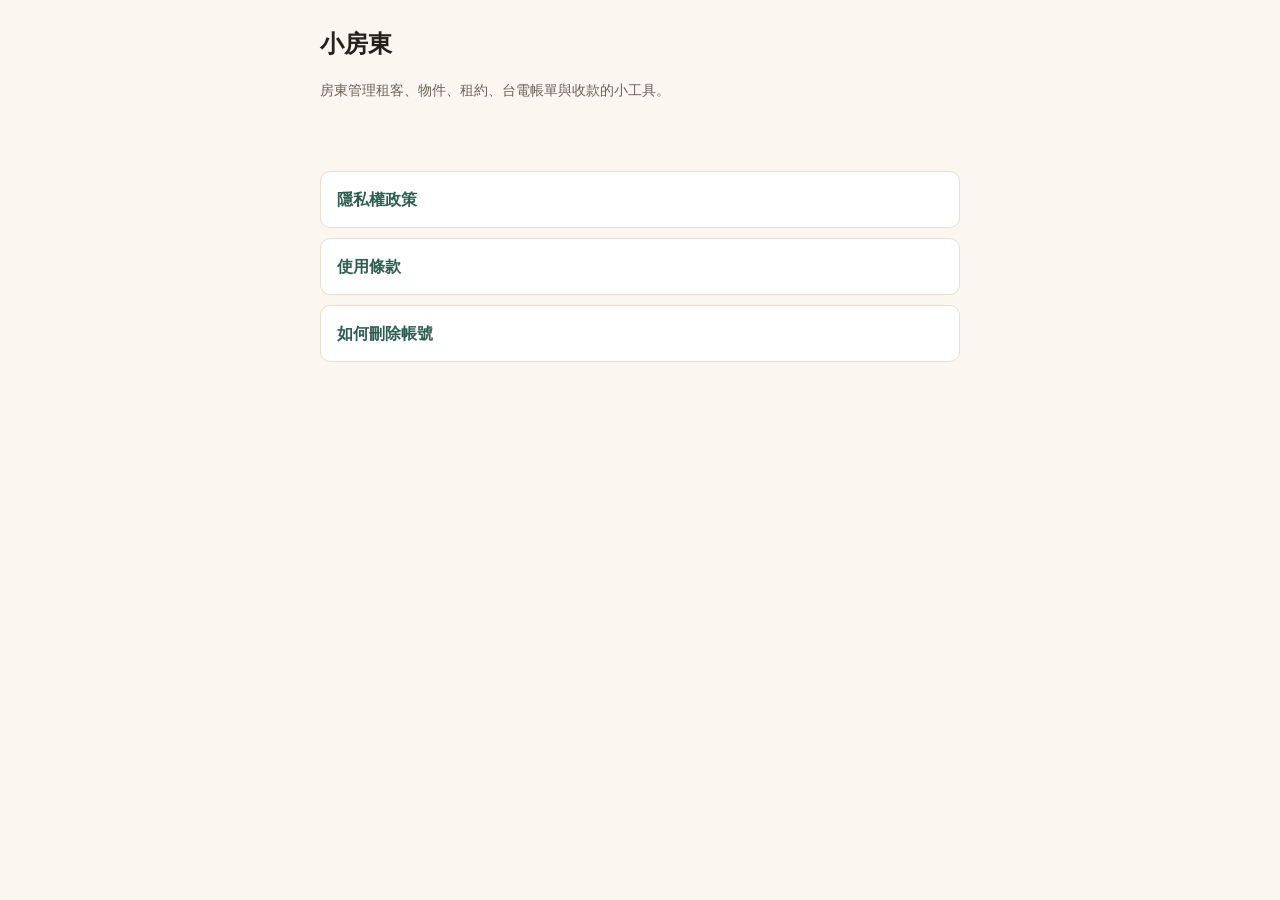
<file: index.html>
<!doctype html>
<html lang="zh-Hant-TW">
<head>
  <meta charset="utf-8" />
  <meta name="viewport" content="width=device-width, initial-scale=1" />
  <title>小房東 — 法律資訊</title>
  <link rel="stylesheet" href="style.css" />
</head>
<body>
  <header class="page">
    <h1>小房東</h1>
    <p class="updated">房東管理租客、物件、租約、台電帳單與收款的小工具。</p>
  </header>
  <main>
    <nav class="home-links" aria-label="法律資訊">
      <a href="privacy.html">隱私權政策</a>
      <a href="terms.html">使用條款</a>
      <a href="delete-account.html">如何刪除帳號</a>
    </nav>
  </main>
</body>
</html>
</file>
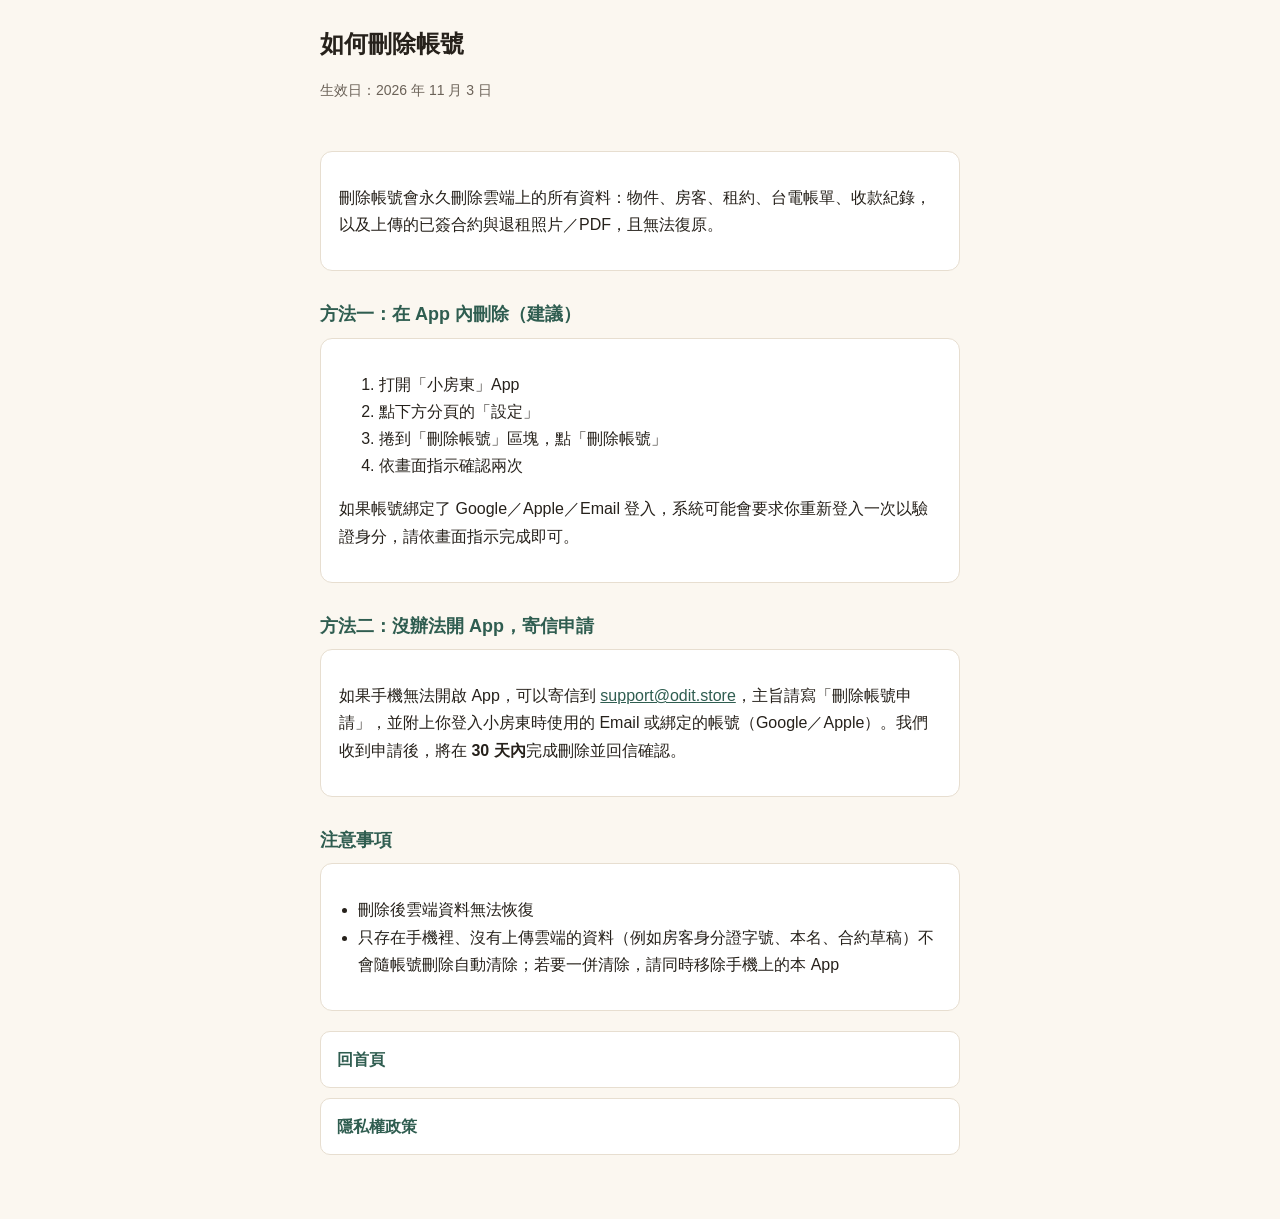
<file: delete-account.html>
<!doctype html>
<html lang="zh-Hant-TW">
<head>
  <meta charset="utf-8" />
  <meta name="viewport" content="width=device-width, initial-scale=1" />
  <title>如何刪除帳號 — 小房東</title>
  <link rel="stylesheet" href="style.css" />
</head>
<body>
  <header class="page">
    <h1>如何刪除帳號</h1>
    <p class="updated">生效日：2026 年 11 月 3 日</p>
  </header>
  <main>
    <div class="card">
      <p>
        刪除帳號會永久刪除雲端上的所有資料：物件、房客、租約、台電帳單、收款紀錄，以及上傳的已簽合約與退租照片／PDF，且無法復原。
      </p>
    </div>

    <h2>方法一：在 App 內刪除（建議）</h2>
    <div class="card">
      <ol>
        <li>打開「小房東」App</li>
        <li>點下方分頁的「設定」</li>
        <li>捲到「刪除帳號」區塊，點「刪除帳號」</li>
        <li>依畫面指示確認兩次</li>
      </ol>
      <p>
        如果帳號綁定了 Google／Apple／Email 登入，系統可能會要求你重新登入一次以驗證身分，請依畫面指示完成即可。
      </p>
    </div>

    <h2>方法二：沒辦法開 App，寄信申請</h2>
    <div class="card">
      <p>
        如果手機無法開啟 App，可以寄信到
        <a href="mailto:support@odit.store?subject=刪除帳號申請">support@odit.store</a>，主旨請寫「刪除帳號申請」，並附上你登入小房東時使用的
        Email 或綁定的帳號（Google／Apple）。我們收到申請後，將在 <strong>30 天內</strong>完成刪除並回信確認。
      </p>
    </div>

    <h2>注意事項</h2>
    <div class="card">
      <ul>
        <li>刪除後雲端資料無法恢復</li>
        <li>只存在手機裡、沒有上傳雲端的資料（例如房客身分證字號、本名、合約草稿）不會隨帳號刪除自動清除；若要一併清除，請同時移除手機上的本 App</li>
      </ul>
    </div>

    <nav class="home-links" aria-label="其他頁面">
      <a href="index.html">回首頁</a>
      <a href="privacy.html">隱私權政策</a>
    </nav>
  </main>
</body>
</html>
</file>
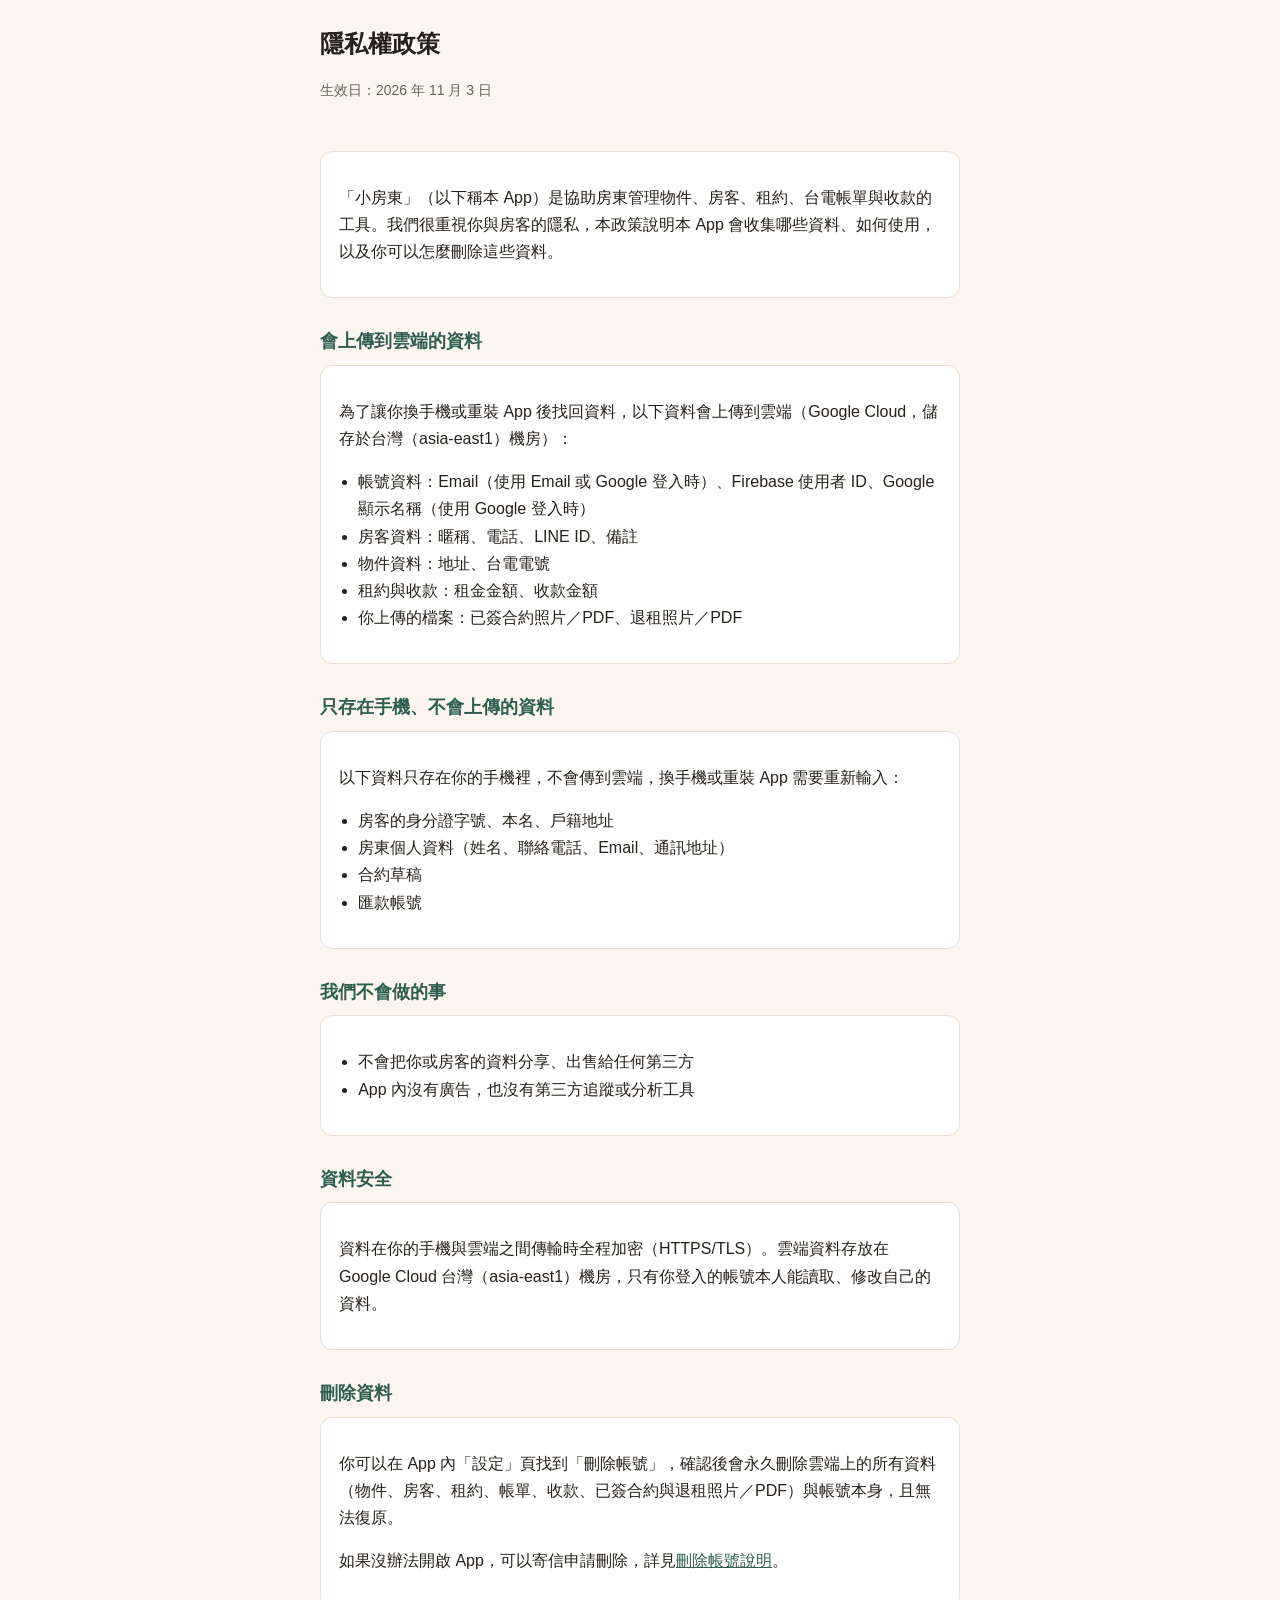
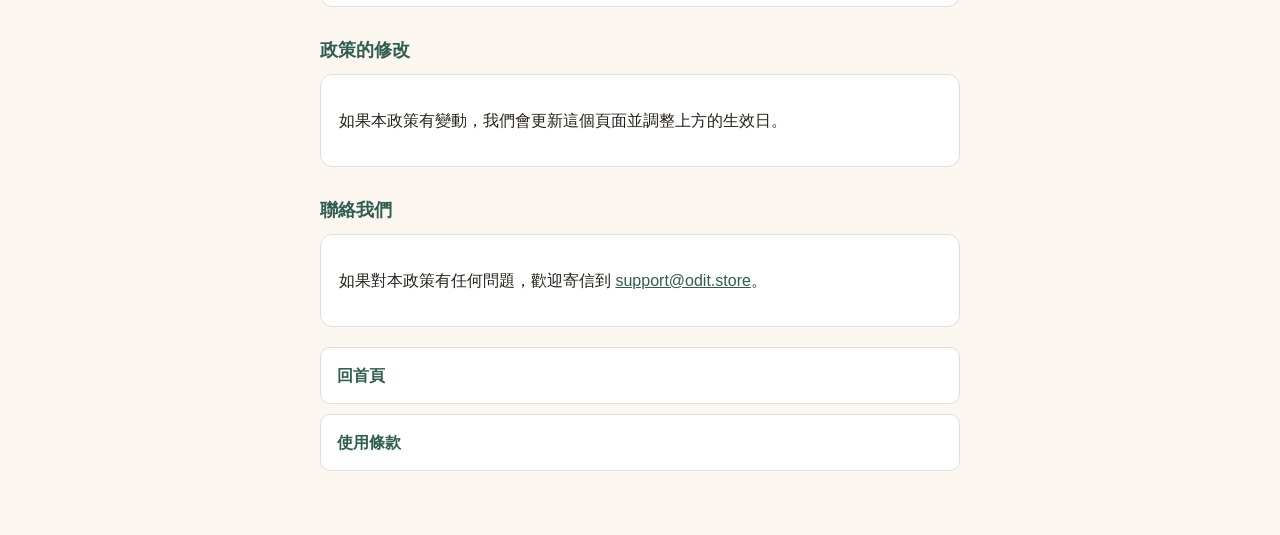
<file: privacy.html>
<!doctype html>
<html lang="zh-Hant-TW">
<head>
  <meta charset="utf-8" />
  <meta name="viewport" content="width=device-width, initial-scale=1" />
  <title>隱私權政策 — 小房東</title>
  <link rel="stylesheet" href="style.css" />
</head>
<body>
  <header class="page">
    <h1>隱私權政策</h1>
    <p class="updated">生效日：2026 年 11 月 3 日</p>
  </header>
  <main>
    <div class="card">
      <p>
        「小房東」（以下稱本 App）是協助房東管理物件、房客、租約、台電帳單與收款的工具。我們很重視你與房客的隱私，本政策說明本
        App 會收集哪些資料、如何使用，以及你可以怎麼刪除這些資料。
      </p>
    </div>

    <h2>會上傳到雲端的資料</h2>
    <div class="card">
      <p>為了讓你換手機或重裝 App 後找回資料，以下資料會上傳到雲端（Google Cloud，儲存於台灣（asia-east1）機房）：</p>
      <ul>
        <li>帳號資料：Email（使用 Email 或 Google 登入時）、Firebase 使用者 ID、Google 顯示名稱（使用 Google 登入時）</li>
        <li>房客資料：暱稱、電話、LINE ID、備註</li>
        <li>物件資料：地址、台電電號</li>
        <li>租約與收款：租金金額、收款金額</li>
        <li>你上傳的檔案：已簽合約照片／PDF、退租照片／PDF</li>
      </ul>
    </div>

    <h2>只存在手機、不會上傳的資料</h2>
    <div class="card">
      <p>以下資料只存在你的手機裡，不會傳到雲端，換手機或重裝 App 需要重新輸入：</p>
      <ul>
        <li>房客的身分證字號、本名、戶籍地址</li>
        <li>房東個人資料（姓名、聯絡電話、Email、通訊地址）</li>
        <li>合約草稿</li>
        <li>匯款帳號</li>
      </ul>
    </div>

    <h2>我們不會做的事</h2>
    <div class="card">
      <ul>
        <li>不會把你或房客的資料分享、出售給任何第三方</li>
        <li>App 內沒有廣告，也沒有第三方追蹤或分析工具</li>
      </ul>
    </div>

    <h2>資料安全</h2>
    <div class="card">
      <p>
        資料在你的手機與雲端之間傳輸時全程加密（HTTPS/TLS）。雲端資料存放在 Google Cloud 台灣（asia-east1）機房，只有你登入的帳號本人能讀取、修改自己的資料。
      </p>
    </div>

    <h2>刪除資料</h2>
    <div class="card">
      <p>
        你可以在 App 內「設定」頁找到「刪除帳號」，確認後會永久刪除雲端上的所有資料（物件、房客、租約、帳單、收款、已簽合約與退租照片／PDF）與帳號本身，且無法復原。
      </p>
      <p>
        如果沒辦法開啟 App，可以寄信申請刪除，詳見<a href="delete-account.html">刪除帳號說明</a>。
      </p>
    </div>

    <h2>政策的修改</h2>
    <div class="card">
      <p>如果本政策有變動，我們會更新這個頁面並調整上方的生效日。</p>
    </div>

    <h2>聯絡我們</h2>
    <div class="card">
      <p>如果對本政策有任何問題，歡迎寄信到 <a href="mailto:support@odit.store">support@odit.store</a>。</p>
    </div>

    <nav class="home-links" aria-label="其他頁面">
      <a href="index.html">回首頁</a>
      <a href="terms.html">使用條款</a>
    </nav>
  </main>
</body>
</html>
</file>
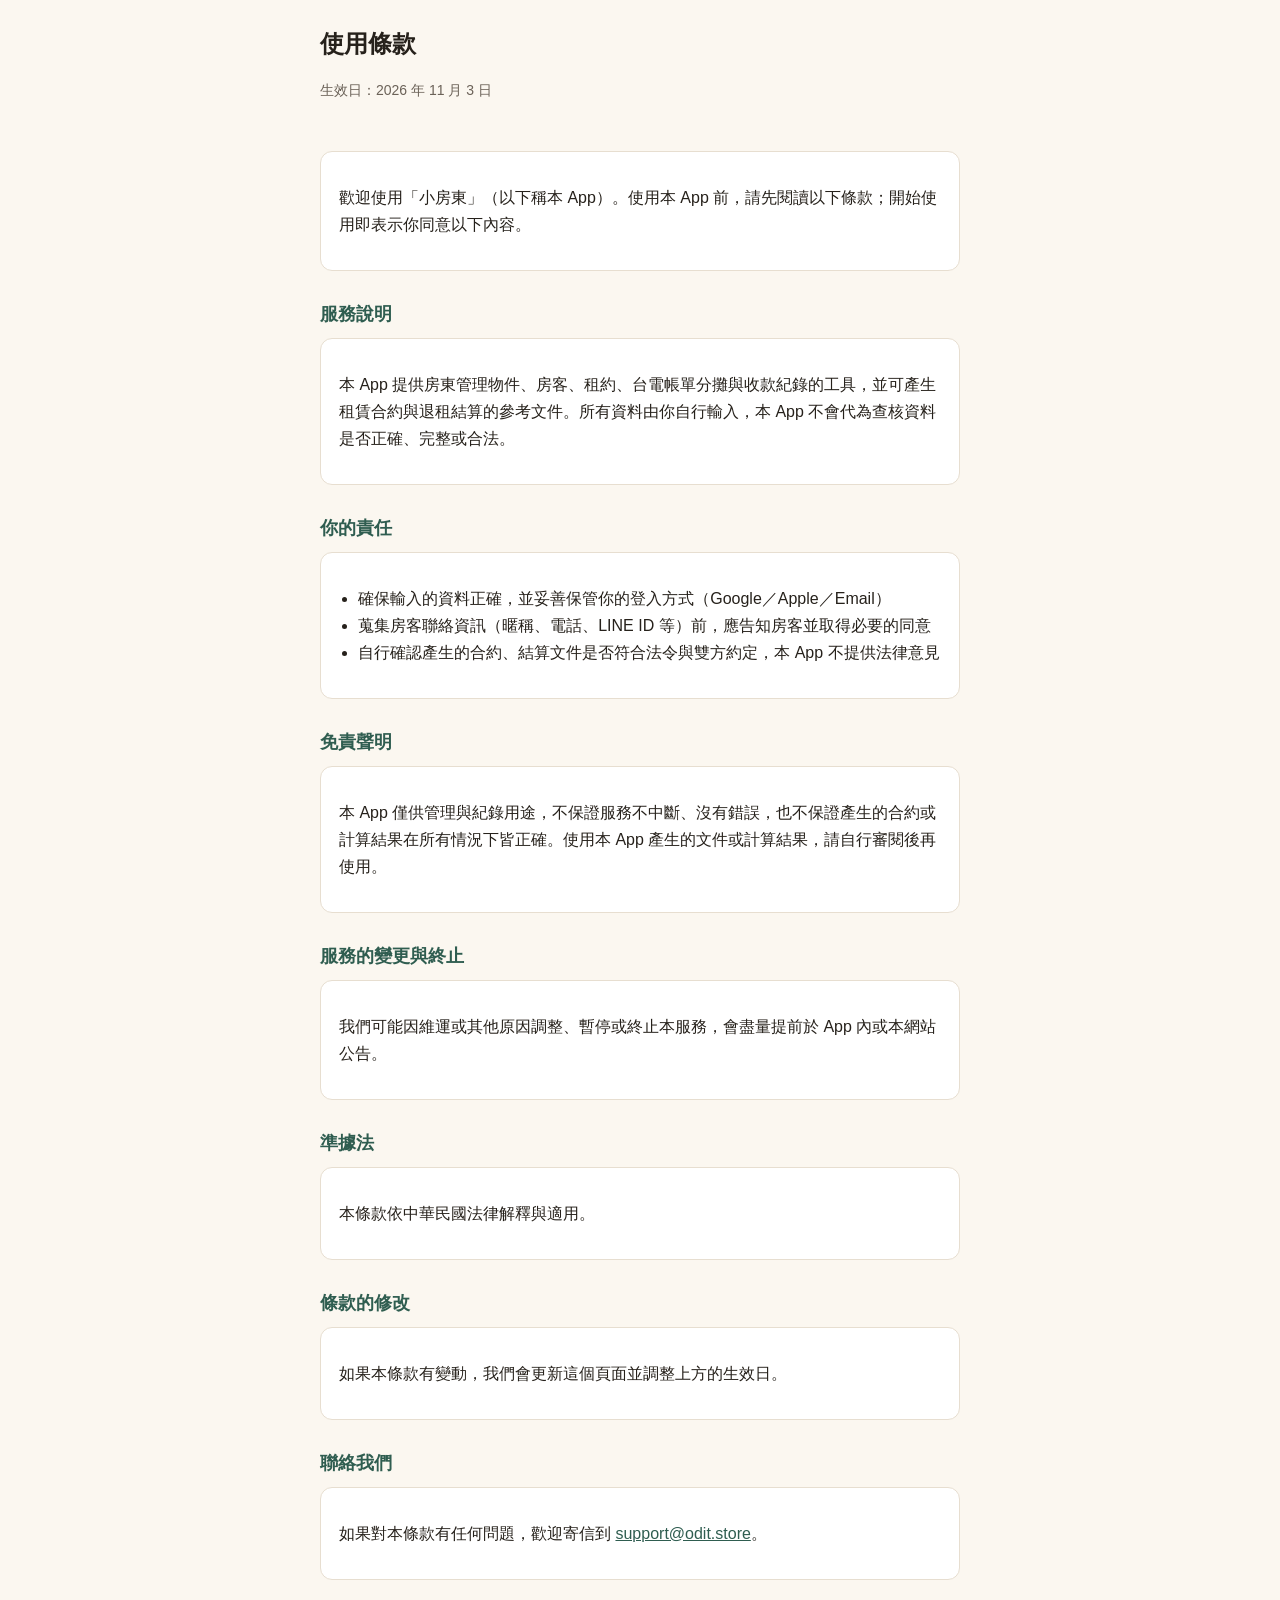
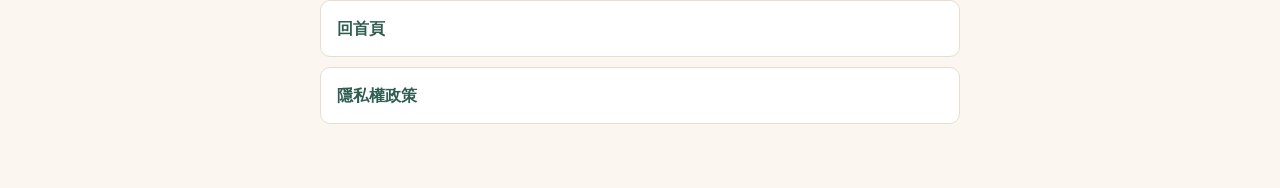
<file: terms.html>
<!doctype html>
<html lang="zh-Hant-TW">
<head>
  <meta charset="utf-8" />
  <meta name="viewport" content="width=device-width, initial-scale=1" />
  <title>使用條款 — 小房東</title>
  <link rel="stylesheet" href="style.css" />
</head>
<body>
  <header class="page">
    <h1>使用條款</h1>
    <p class="updated">生效日：2026 年 11 月 3 日</p>
  </header>
  <main>
    <div class="card">
      <p>
        歡迎使用「小房東」（以下稱本 App）。使用本 App 前，請先閱讀以下條款；開始使用即表示你同意以下內容。
      </p>
    </div>

    <h2>服務說明</h2>
    <div class="card">
      <p>
        本 App 提供房東管理物件、房客、租約、台電帳單分攤與收款紀錄的工具，並可產生租賃合約與退租結算的參考文件。所有資料由你自行輸入，本
        App 不會代為查核資料是否正確、完整或合法。
      </p>
    </div>

    <h2>你的責任</h2>
    <div class="card">
      <ul>
        <li>確保輸入的資料正確，並妥善保管你的登入方式（Google／Apple／Email）</li>
        <li>蒐集房客聯絡資訊（暱稱、電話、LINE ID 等）前，應告知房客並取得必要的同意</li>
        <li>自行確認產生的合約、結算文件是否符合法令與雙方約定，本 App 不提供法律意見</li>
      </ul>
    </div>

    <h2>免責聲明</h2>
    <div class="card">
      <p>
        本 App 僅供管理與紀錄用途，不保證服務不中斷、沒有錯誤，也不保證產生的合約或計算結果在所有情況下皆正確。使用本
        App 產生的文件或計算結果，請自行審閱後再使用。
      </p>
    </div>

    <h2>服務的變更與終止</h2>
    <div class="card">
      <p>我們可能因維運或其他原因調整、暫停或終止本服務，會盡量提前於 App 內或本網站公告。</p>
    </div>

    <h2>準據法</h2>
    <div class="card">
      <p>本條款依中華民國法律解釋與適用。</p>
    </div>

    <h2>條款的修改</h2>
    <div class="card">
      <p>如果本條款有變動，我們會更新這個頁面並調整上方的生效日。</p>
    </div>

    <h2>聯絡我們</h2>
    <div class="card">
      <p>如果對本條款有任何問題，歡迎寄信到 <a href="mailto:support@odit.store">support@odit.store</a>。</p>
    </div>

    <nav class="home-links" aria-label="其他頁面">
      <a href="index.html">回首頁</a>
      <a href="privacy.html">隱私權政策</a>
    </nav>
  </main>
</body>
</html>
</file>
<file: style.css>
:root {
  color-scheme: light;
  --ink: #26211b;
  --muted: #6b6258;
  --bg: #fbf7f0;
  --surface: #ffffff;
  --line: #e7ded0;
  --primary: #2f5d50;
  --danger: #b3422f;
}

* {
  box-sizing: border-box;
}

body {
  margin: 0;
  background: var(--bg);
  color: var(--ink);
  font-family: -apple-system, 'Segoe UI', 'PingFang TC', 'Noto Sans TC', 'Microsoft JhengHei', sans-serif;
  line-height: 1.7;
  font-size: 16px;
}

main {
  max-width: 680px;
  margin: 0 auto;
  padding: 24px 20px 64px;
}

header.page {
  padding: 24px 20px 0;
  max-width: 680px;
  margin: 0 auto;
}

h1 {
  font-size: 24px;
  margin: 0 0 4px;
}

h2 {
  font-size: 18px;
  margin: 28px 0 8px;
  color: var(--primary);
}

p,
li {
  color: var(--ink);
}

.updated {
  color: var(--muted);
  font-size: 14px;
  margin-bottom: 24px;
}

.card {
  background: var(--surface);
  border: 1px solid var(--line);
  border-radius: 12px;
  padding: 16px 18px;
  margin-bottom: 16px;
}

ul {
  padding-left: 1.2em;
}

a {
  color: var(--primary);
  word-break: break-all;
}

nav.home-links {
  display: flex;
  flex-direction: column;
  gap: 10px;
  margin-top: 20px;
}

nav.home-links a {
  display: block;
  background: var(--surface);
  border: 1px solid var(--line);
  border-radius: 10px;
  padding: 14px 16px;
  text-decoration: none;
  font-weight: 600;
}

.danger {
  border-color: var(--danger);
}

code {
  background: var(--surface);
  border: 1px solid var(--line);
  border-radius: 4px;
  padding: 2px 6px;
}
</file>
